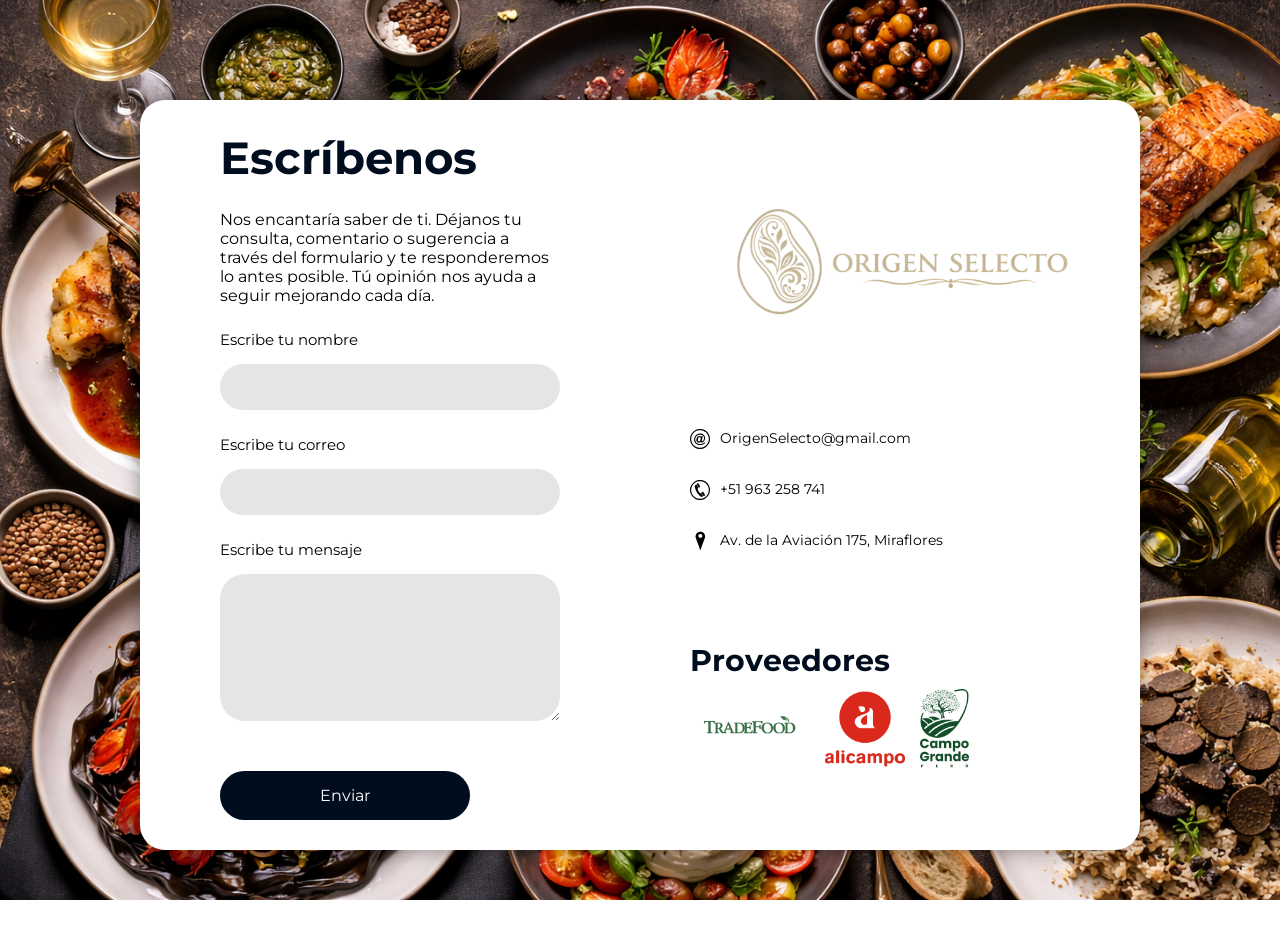
<file: index.html>
<!DOCTYPE html>
<html lang="en">

<head>
    <meta charset="UTF-8">
    <meta name="viewport" content="width=device-width, initial-scale=1.0">
    <meta name="X-UA-Compatible" content="IE=edge">
    <title>Formulario</title>
    <link rel="stylesheet" href="style.css">
</head>

<body>
    <div class="slider">
        <div class="slides">
            <img src="slider/imagen1web.png">
            <img src="slider/imagen2web.png">
            <img src="slider/imagen3web.png">
            <img src="slider/imagen1web.png">
        </div>
    </div>

    <div class="container">
        <form class="form">
            <h2>Escríbenos</h2>
            <p>
                Nos encantaría saber de ti.
                Déjanos tu consulta, comentario o sugerencia a través del formulario y te responderemos lo antes posible. Tú opinión nos ayuda a seguir mejorando cada día.
            </p>

            <label for="nombre">Escribe tu nombre</label>
            <input type="text" id="nombre" class="box">

            <label for="correo">Escribe tu correo</label>
            <input type="email" id="correo" class="box">

            <label for="mensaje">Escribe tu mensaje</label>
            <textarea class="box" id="mensaje" cols="30" rows="10"></textarea>

            <input type="submit" value="Enviar" class="submit">
        </form>

        <div class="info">
            <img src="imagenes/logo.svg" class="img-1" alt="">

            <div class="location">

                <div class="icons">
                    <img src="imagenes/304967.svg" alt="">
                    <p>OrigenSelecto@gmail.com</p>
                </div>

                <div class="icons">
                    <img src="imagenes/304080.svg" alt="">
                    <p>+51 963 258 741</p>
                </div>

                <div class="icons">
                    <img src="imagenes/1864379.svg" alt="">
                    <p>Av. de la Aviación 175, Miraflores</p>
                </div>
                
            </div>
            <div class="proveedores">
                <h2>Proveedores</h2>
                <div class="logoprov">
                    <img src="logosreferenciales/logosreferenciales1.png">
                    <img src="logosreferenciales/logosreferenciales2.png">
                    <img src="logosreferenciales/logosreferenciales3.png">

                </div>

            </div>

        </div>

    </div>

</body>

</html>
</file>
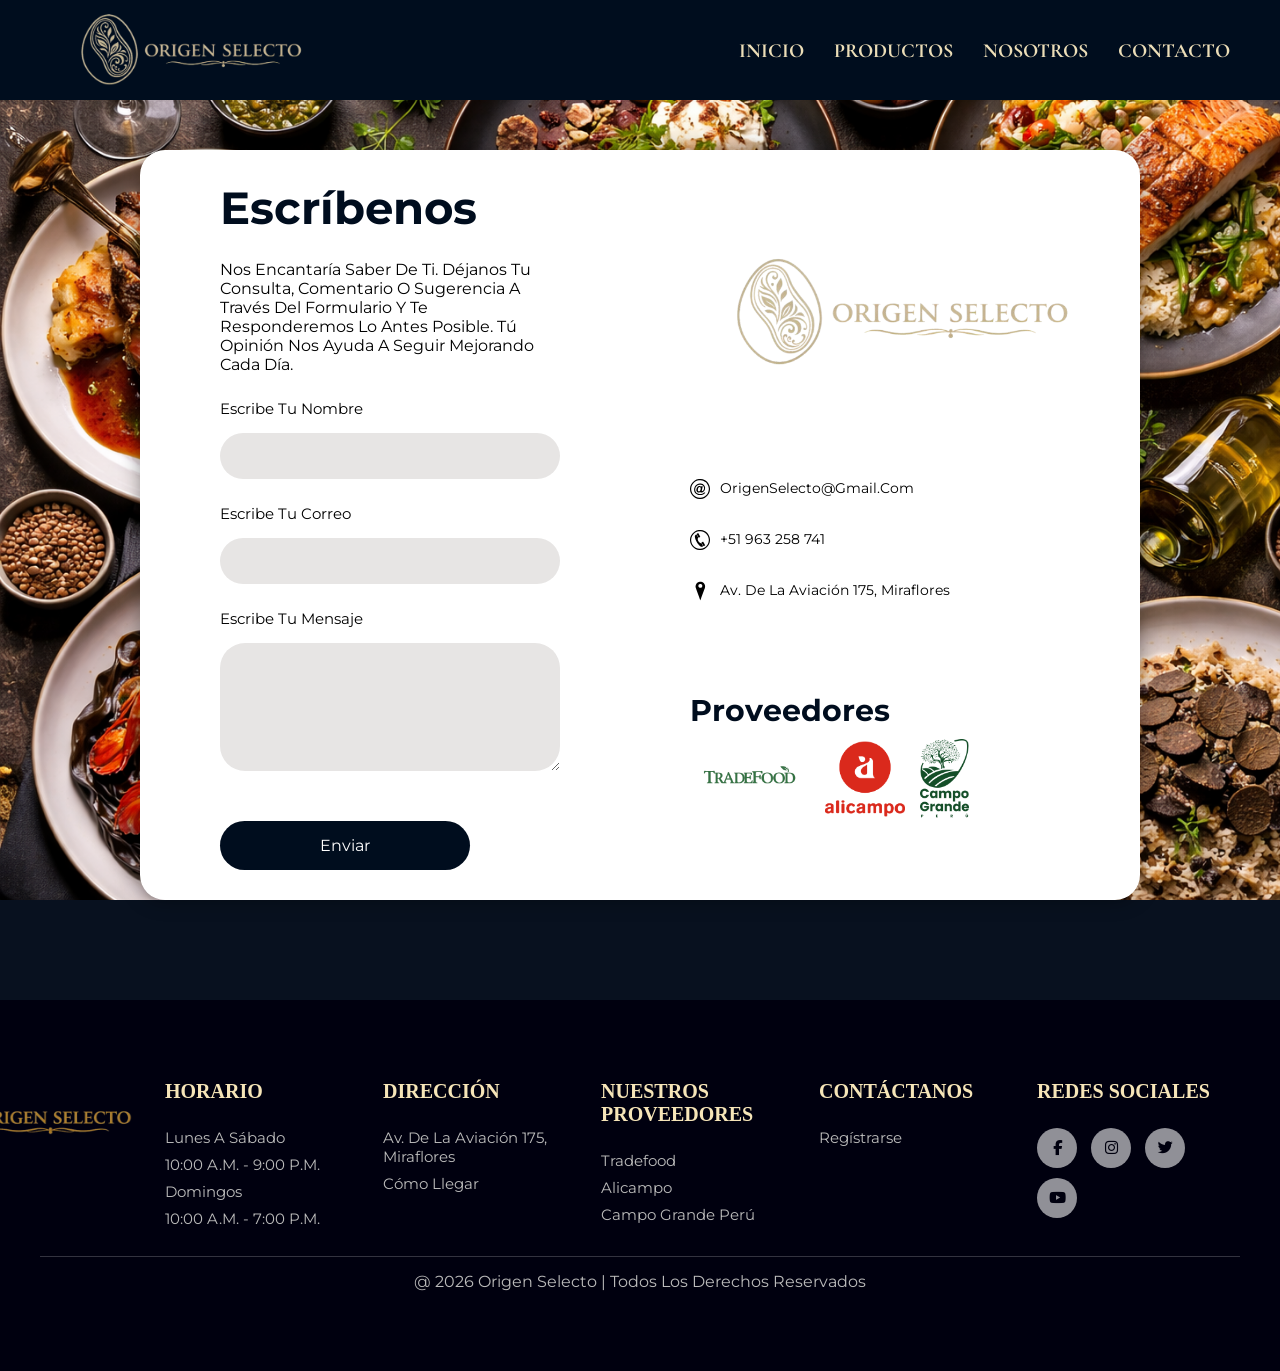
<file: CONTACTO.html>
<!DOCTYPE html>
<html lang="en">

<head>
    <meta charset="UTF-8">
    <meta name="viewport" content="width=device-width, initial-scale=1.0">
    <title>Origen Selecto | Alta Gastronomía</title>
    <link rel="stylesheet" href="estilos.css">
    <link rel="stylesheet" href="CONTACTOCSS.css">
    <link href="https://fonts.googleapis.com/css2?family=Cormorant+Garamond:ital,wght@0,400;0,600;1,400&family=Montserrat:wght@300;400;600&display=swap" rel="stylesheet">
    <link rel="stylesheet" href="https://cdnjs.cloudflare.com/ajax/libs/font-awesome/6.5.0/css/all.min.css">
    <link rel="stylesheet" href="INICIOCSS.css">
    <link rel="stylesheet" href="FOOTERRCSS.css">
    <link rel="icon" type="image/webp" href="https://image.cdn2.seaart.me/upload/static/20260419/27e3b4da06c3fec8e47ceff00b2bf3bd_high.webp">
    <link rel="stylesheet" href="FOOTERRCSS.css">
</head>

<body>

    <header class="MENÚ">
        <nav>
            <div class="menu">
            <img class="LOGO" src="LOGOFINAL.png" alt="Logo Origen Selecto">
            <nav class="Links">
                <li><a href="INICIO.html">INICIO</a></li>
                <li><a href="PRODUCTO.html">PRODUCTOS</a></li>
                <li><a href="NOSOTROS.html">NOSOTROS</a></li>
                <li><a href="CONTACTO.html">CONTACTO</a></li>
            </nav>
        </div>
        </nav>
    </header>
    
<div class="slider">
        <div class="slides">
            <img src="imagen1web.png">
            <img src="imagen2web.png">
            <img src="imagen3web.png">
            <img src="imagen1web.png">
        </div>
    </div>

    <div class="container1">
        <form class="form">
            <h2>Escríbenos</h2>
            <p>
                Nos encantaría saber de ti.
                Déjanos tu consulta, comentario o sugerencia a través del formulario y te responderemos lo antes posible. Tú opinión nos ayuda a seguir mejorando cada día.
            </p>

            <label for="nombre">Escribe tu nombre</label>
            <input type="text" id="nombre" class="box">

            <label for="correo">Escribe tu correo</label>
            <input type="email" id="correo" class="box">

            <label for="mensaje">Escribe tu mensaje</label>
            <textarea class="box" id="mensaje" cols="30" rows="10"></textarea>

            <input type="submit" value="Enviar" class="submit">
        </form>

        <div class="info">
            <img src="logo.svg" class="img-1" alt="">

            <div class="location">

                <div class="icons">
                    <img src="304967.svg" alt="">
                    <p>OrigenSelecto@gmail.com</p>
                </div>

                <div class="icons">
                    <img src="304080.svg" alt="">
                    <p>+51 963 258 741</p>
                </div>

                <div class="icons">
                    <img src="1864379.svg" alt="">
                    <p>Av. de la Aviación 175, Miraflores</p>
                </div>
                
            </div>
            <div class="proveedores">
                <h2>Proveedores</h2>
                <div class="logoprov">
                    <img src="logosreferenciales1.png">
                    <img src="logosreferenciales2.png">
                    <img src="logosreferenciales3.png">

                </div>

            </div>

        </div>

    </div>


     <footer class="footer">
        <div class="container">
            <div class="footer-row">

                <div class="footer-logo">
                    <img src="LOGO OPC2.png">
                </div>
                
                <div class="footer-links">

                    <h4>HORARIO</h4>
                    <ul>

                        <li>Lunes a Sábado</li>
                        <li>10:00 a.m. - 9:00 p.m.</li>
                        <li>Domingos</li>
                        <li>10:00 a.m. - 7:00 p.m.</li>

                    </ul>
                </div>
                <div class="footer-links">

                    <h4>DIRECCIÓN</h4>
                    <ul>

                        <li>Av. de la Aviación 175, Miraflores</li>
                        <li><a href="https://www.google.com/maps/place/Av.+de+la+Aviaci%C3%B3n+175,+Miraflores+15074/@-12.1196289,-77.044566,17z/data=!3m1!4b1!4m6!3m5!1s0x9105c824d54c6943:0x4c247a11d84acf1c!8m2!3d-12.1196342!4d-77.0419911!16s%2Fg%2F11rg67ryn3?entry=ttu&g_ep=EgoyMDI2MDQwNS4wIKXMDSoASAFQAw%3D%3D" target="_blank">
                            Cómo llegar
                        </a>

                    </ul>
                </div>
                <div class="footer-links">

                    <h4>NUESTROS PROVEEDORES</h4>
                    <ul>

                        <li><a href="https://www.tradefood.com.pe/" target="_blank">Tradefood</a></li>
                        <li><a href="https://alicampo.com/" target="_blank">Alicampo</a></li>
                        <li><a href="http://campograndeperu.com/" target="_blank">Campo Grande Perú</a></li>
                    </ul>
                </div>

                <div class="footer-links">

                    <h4>CONTÁCTANOS</h4>
                    <ul>
                        
                        <li><a href="file:///C:/Users/ALYSSON/Documents/Formulario/index.html" target="_blank">Regístrarse</a></li>
                    </ul>
                </div>

                <div class="footer-links">

                    <h4>REDES SOCIALES</h4>
                    <div class="social-link">

                        <a href="#"><i class="fab fa-facebook-f"></i></a>
                        <a href="#"><i class="fab fa-instagram"></i></a>
                        <a href="#"><i class="fab fa-twitter"></i></a>
                        <a href="#"><i class="fab fa-youtube"></i></a>
                            
                    </div>
                           
                </div>

            </div>

            <div class="footer-año">
                <p> @ 2026 Origen Selecto | Todos los derechos reservados</p>
            </div>

        </div>

    </footer>
</body>
</html>
</file>
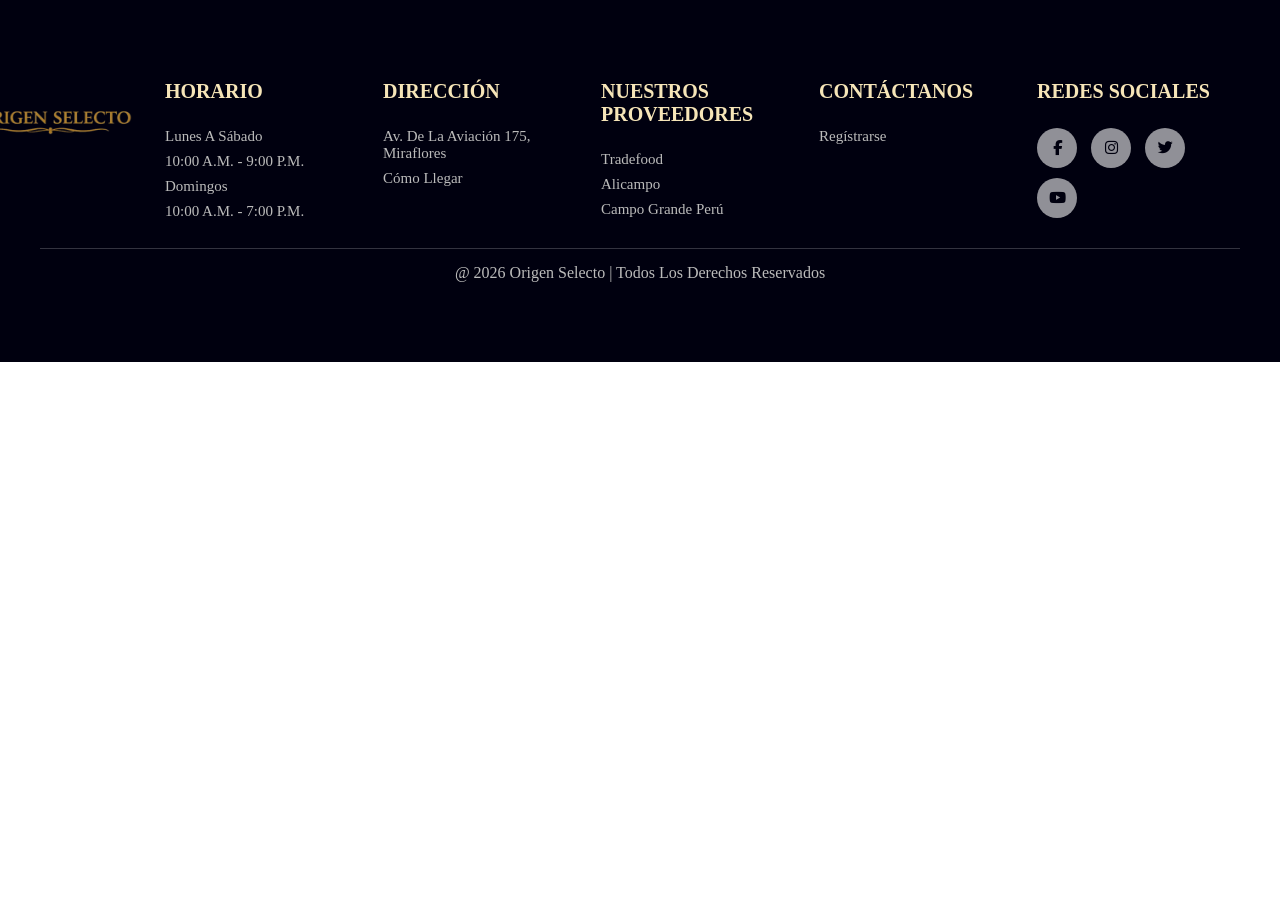
<file: FOTEER.html>
<!DOCTYPE html>
<html lang="es">
<head>
    <meta charset="UTF-8">
    <meta name="viewport" content="width=device-width, initial-scale=1.0">
    <title>Document</title>
    <link rel="stylesheet" href="styles.css">
    <link rel="stylesheet" href="https://cdnjs.cloudflare.com/ajax/libs/font-awesome/6.2.1/css/all.min.css">
</head>
<body>

    <footer class="footer">
        <div class="container">
            <div class="footer-row">

                <div class="footer-logo">
                    <img src="footerlogo/LOGO OPC2.png">
                </div>
                
                <div class="footer-links">

                    <h4>HORARIO</h4>
                    <ul>

                        <li>Lunes a Sábado</li>
                        <li>10:00 a.m. - 9:00 p.m.</li>
                        <li>Domingos</li>
                        <li>10:00 a.m. - 7:00 p.m.</li>

                    </ul>
                </div>
                <div class="footer-links">

                    <h4>DIRECCIÓN</h4>
                    <ul>

                        <li>Av. de la Aviación 175, Miraflores</li>
                        <li><a href="https://www.google.com/maps/place/Av.+de+la+Aviaci%C3%B3n+175,+Miraflores+15074/@-12.1196289,-77.044566,17z/data=!3m1!4b1!4m6!3m5!1s0x9105c824d54c6943:0x4c247a11d84acf1c!8m2!3d-12.1196342!4d-77.0419911!16s%2Fg%2F11rg67ryn3?entry=ttu&g_ep=EgoyMDI2MDQwNS4wIKXMDSoASAFQAw%3D%3D" target="_blank">
                            Cómo llegar
                        </a>

                    </ul>
                </div>
                <div class="footer-links">

                    <h4>NUESTROS PROVEEDORES</h4>
                    <ul>

                        <li><a href="https://www.tradefood.com.pe/" target="_blank">Tradefood</a></li>
                        <li><a href="https://alicampo.com/" target="_blank">Alicampo</a></li>
                        <li><a href="http://campograndeperu.com/" target="_blank">Campo Grande Perú</a></li>
                    </ul>
                </div>

                <div class="footer-links">

                    <h4>CONTÁCTANOS</h4>
                    <ul>
                        
                        <li><a href="file:///C:/Users/ALYSSON/Documents/Formulario/index.html" target="_blank">Regístrarse</a></li>
                    </ul>
                </div>

                <div class="footer-links">

                    <h4>REDES SOCIALES</h4>
                    <div class="social-link">

                        <a href="#"><i class="fab fa-facebook-f"></i></a>
                        <a href="#"><i class="fab fa-instagram"></i></a>
                        <a href="#"><i class="fab fa-twitter"></i></a>
                        <a href="#"><i class="fab fa-youtube"></i></a>
                            
                    </div>
                           
                </div>

            </div>

            <div class="footer-año">
                <p> @ 2026 Origen Selecto | Todos los derechos reservados</p>
            </div>

        </div>

    </footer>
    
</body>
</html>
</file>
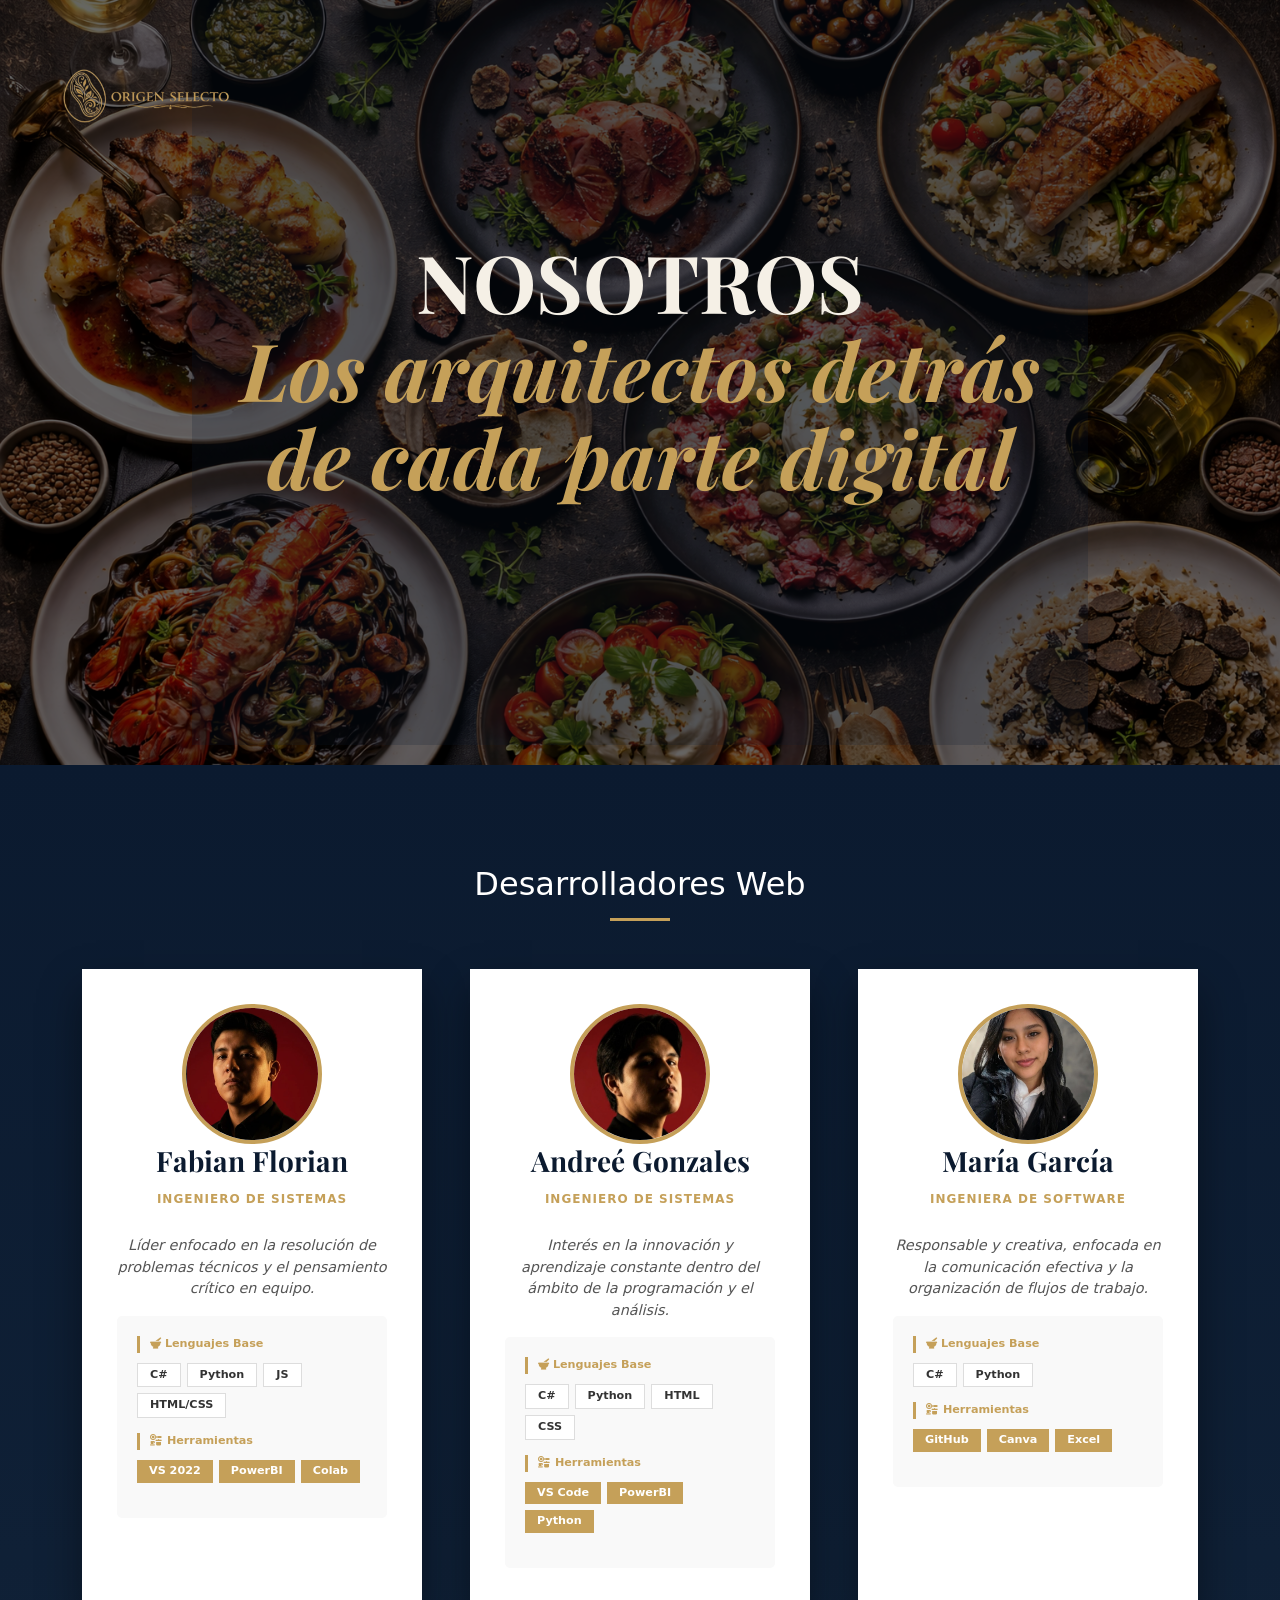
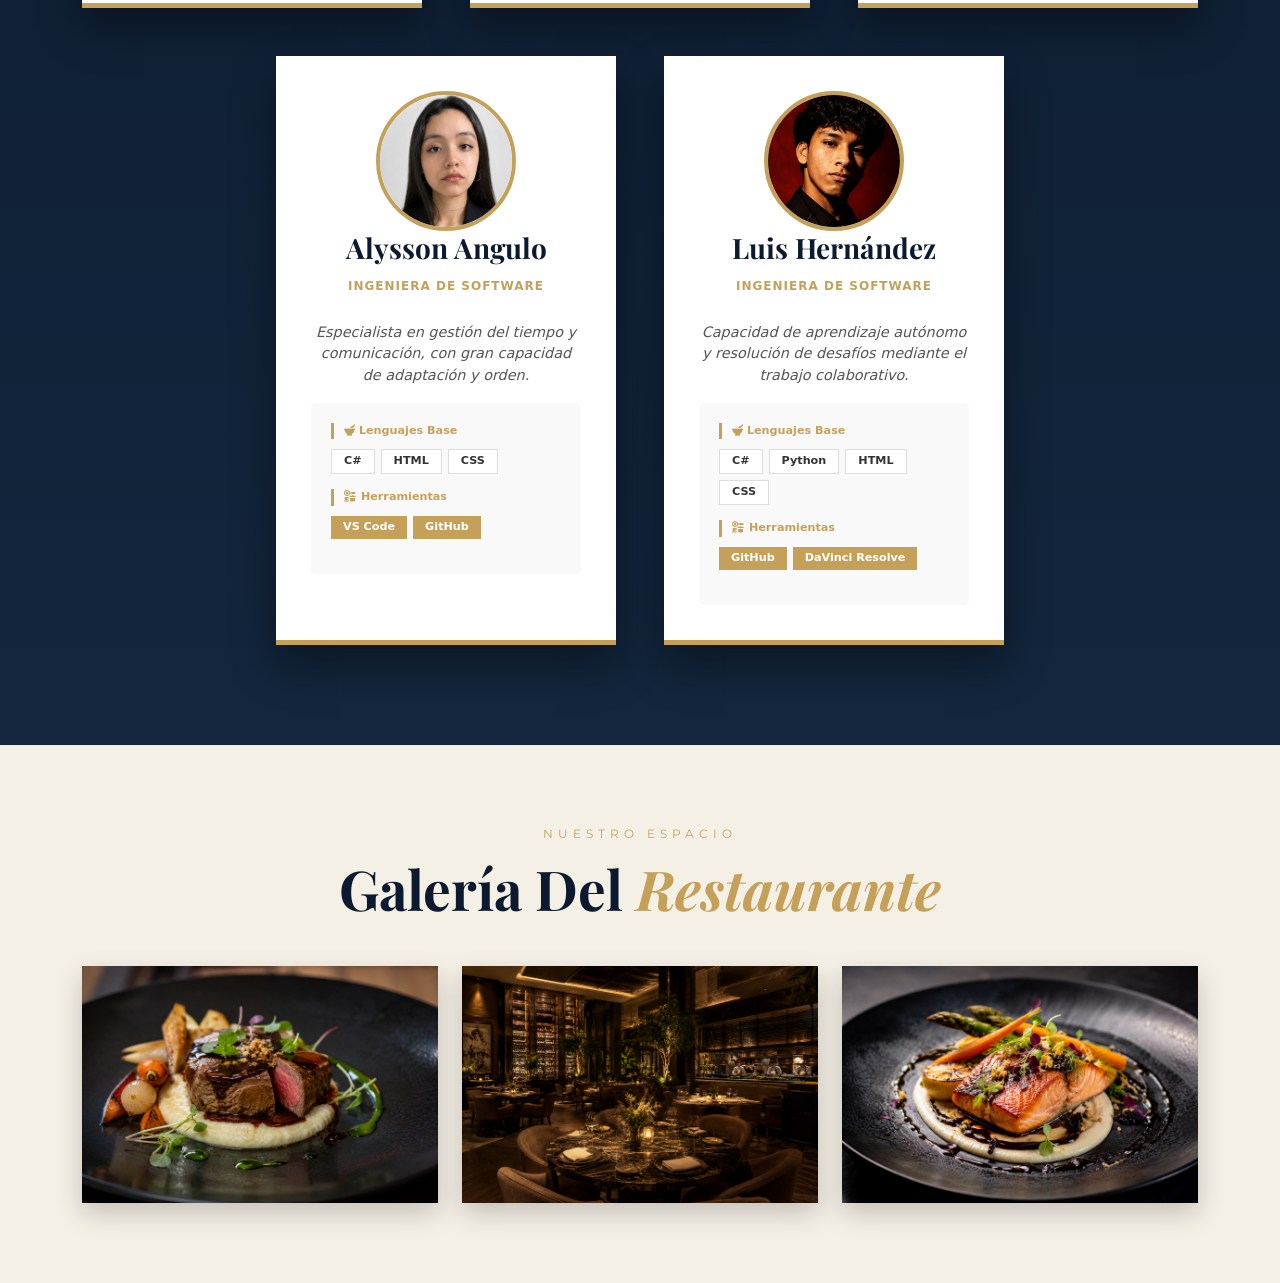
<file: inicio.html>
<!DOCTYPE html>
<html lang="es">

<head>
    <meta charset="UTF-8">
    <meta name="viewport" content="width=device-width, initial-scale=1.0">
    <title>Nosotros | El Equipo Desarrollador</title>

    <link rel="stylesheet" href="estilo2.css">
    <link rel="shortcut icon" href="icono.jpeg" type="image/x-icon">

    <link href="https://cdn.jsdelivr.net/npm/bootstrap@5.3.3/dist/css/bootstrap.min.css" rel="stylesheet">
    <link rel="stylesheet" href="https://cdnjs.cloudflare.com/ajax/libs/font-awesome/6.5.1/css/all.min.css">
    <link href="https://fonts.googleapis.com/css2?family=Montserrat:wght@300;600&family=Playfair+Display:ital,wght@0,700;1,700&display=swap" rel="stylesheet">
</head>

<body>

    <header class="gourmet-header p-0">
        <img src="NOMBRE MINIMALISTA.png" class="logo-esquina" alt="Logo Gourmet" style="z-index: 100;">
        
        <div id="heroCarousel" class="carousel slide shadow-lg" data-bs-ride="carousel" data-bs-interval="5000" data-bs-pause="false">
            <div class="carousel-inner">
                

                <div class="carousel-item active">
                    <img src="banner.png" class="d-block w-100" alt="Banner 1">
                    <div class="carousel-caption">
                        <div class="hero-text-container">
                            <h1 class="titulo-principal">
                                NOSOTROS <br>
                                <span class="resaltado-oro">Los arquitectos detrás de cada parte digital</span>
                            </h1>
                        </div>
                    </div>
                </div>


                <div class="carousel-item">
                    <img src="imagenslider2.png" class="d-block w-100" alt="Banner 2">
                    <div class="carousel-caption">
                        <div class="hero-text-container">
                            <span class="sub-slogan">EXPERIENCIA DIGITAL</span>
                            <h1 class="titulo-principal">Innovación En Cada <br><span class="resaltado-oro">Sabor</span></h1>
                            <p class="slogan-hero">Diseñamos soluciones con la misma pasión que un chef crea su mejor platillo.</p>
                        </div>
                    </div>
                </div>

                <div class="carousel-item">
                    <img src="imagenslider3.png" class="d-block w-100" alt="Banner 3">
                    <div class="carousel-caption">
                        <div class="hero-text-container">
                            <span class="sub-slogan">ALTA GAMA</span>
                            <h1 class="titulo-principal">Los Arquitectos De <br><span class="resaltado-oro">Cada Detalle</span></h1>
                            <p class="slogan-hero">Cada detalle cuenta para ofrecer un servicio impecable y memorable.</p>
                        </div>
                    </div>
                </div>

            </div>
        </div>
    </header>

    <section class="team-section">
        <div class="container">
            <h2 class="text-center text-white mb-5 title-decorative">Desarrolladores Web</h2>

            <div class="row justify-content-center g-5 mb-5">
                <div class="col-md-6 col-lg-4">
                    <div class="chef-card">
                        <div class="card-border-top"></div>
                        <div class="chef-info-header">
                            <div class="chef-img-wrapper"><img src="moises.jpeg" alt="Fabian Florian"></div>
                            <div class="chef-title">
                                <h3>Fabian Florian</h3>
                                <span class="badge-specialty">Ingeniero de Sistemas</span>
                            </div>
                        </div>
                        <p class="chef-bio">Líder enfocado en la resolución de problemas técnicos y el pensamiento crítico en equipo.</p>
                        <div class="chef-ingredients">
                            <div class="ingredient-group">
                                <label><i class="fa-solid fa-mortar-pestle"></i> Lenguajes Base</label>
                                <div class="pill-container">
                                    <span class="pill">C#</span><span class="pill">Python</span><span class="pill">JS</span><span class="pill">HTML/CSS</span>
                                </div>
                            </div>
                            <div class="ingredient-group">
                                <label><i class="fa-solid fa-kitchen-set"></i> Herramientas</label>
                                <div class="pill-container">
                                    <span class="pill gold">VS 2022</span><span class="pill gold">PowerBI</span><span class="pill gold">Colab</span>
                                </div>
                            </div>
                        </div>
                    </div>
                </div>

                <div class="col-md-6 col-lg-4">
                    <div class="chef-card">
                        <div class="card-border-top"></div>
                        <div class="chef-info-header">
                            <div class="chef-img-wrapper"><img src="andree.jpeg" alt="Andreé Gonzales"></div>
                            <div class="chef-title">
                                <h3>Andreé Gonzales</h3>
                                <span class="badge-specialty">Ingeniero de Sistemas</span>
                            </div>
                        </div>
                        <p class="chef-bio">Interés en la innovación y aprendizaje constante dentro del ámbito de la programación y el análisis.</p>
                        <div class="chef-ingredients">
                            <div class="ingredient-group">
                                <label><i class="fa-solid fa-mortar-pestle"></i> Lenguajes Base</label>
                                <div class="pill-container">
                                    <span class="pill">C#</span><span class="pill">Python</span><span class="pill">HTML</span><span class="pill">CSS</span>
                                </div>
                            </div>
                            <div class="ingredient-group">
                                <label><i class="fa-solid fa-kitchen-set"></i> Herramientas</label>
                                <div class="pill-container">
                                    <span class="pill gold">VS Code</span><span class="pill gold">PowerBI</span><span class="pill gold">Python</span>
                                </div>
                            </div>
                        </div>
                    </div>
                </div>

                <div class="col-md-6 col-lg-4">
                    <div class="chef-card">
                        <div class="card-border-top"></div>
                        <div class="chef-info-header">
                            <div class="chef-img-wrapper"><img src="maria.jpeg" alt="María García"></div>
                            <div class="chef-title">
                                <h3>María García</h3>
                                <span class="badge-specialty">Ingeniera de Software</span>
                            </div>
                        </div>
                        <p class="chef-bio">Responsable y creativa, enfocada en la comunicación efectiva y la organización de flujos de trabajo.</p>
                        <div class="chef-ingredients">
                            <div class="ingredient-group">
                                <label><i class="fa-solid fa-mortar-pestle"></i> Lenguajes Base</label>
                                <div class="pill-container">
                                    <span class="pill">C#</span><span class="pill">Python</span>
                                </div>
                            </div>
                            <div class="ingredient-group">
                                <label><i class="fa-solid fa-kitchen-set"></i> Herramientas</label>
                                <div class="pill-container">
                                    <span class="pill gold">GitHub</span><span class="pill gold">Canva</span><span class="pill gold">Excel</span>
                                </div>
                            </div>
                        </div>
                    </div>
                </div>
            </div>

            <div class="row justify-content-center g-5">
                <div class="col-md-6 col-lg-4">
                    <div class="chef-card">
                        <div class="card-border-top"></div>
                        <div class="chef-info-header">
                            <div class="chef-img-wrapper"><img src="alysson.jpeg" alt="Alysson Angulo"></div>
                            <div class="chef-title">
                                <h3>Alysson Angulo</h3>
                                <span class="badge-specialty">Ingeniera de Software</span>
                            </div>
                        </div>
                        <p class="chef-bio">Especialista en gestión del tiempo y comunicación, con gran capacidad de adaptación y orden.</p>
                        <div class="chef-ingredients">
                            <div class="ingredient-group">
                                <label><i class="fa-solid fa-mortar-pestle"></i> Lenguajes Base</label>
                                <div class="pill-container">
                                    <span class="pill">C#</span><span class="pill">HTML</span><span class="pill">CSS</span>
                                </div>
                            </div>
                            <div class="ingredient-group">
                                <label><i class="fa-solid fa-kitchen-set"></i> Herramientas</label>
                                <div class="pill-container">
                                    <span class="pill gold">VS Code</span><span class="pill gold">GitHub</span>
                                </div>
                            </div>
                        </div>
                    </div>
                </div>

                <div class="col-md-6 col-lg-4">
                    <div class="chef-card">
                        <div class="card-border-top"></div>
                        <div class="chef-info-header">
                            <div class="chef-img-wrapper"><img src="fernando.jpeg" alt="Luis Hernández"></div>
                            <div class="chef-title">
                                <h3>Luis Hernández</h3>
                                <span class="badge-specialty">Ingeniera de Software</span>
                            </div>
                        </div>
                        <p class="chef-bio">Capacidad de aprendizaje autónomo y resolución de desafíos mediante el trabajo colaborativo.</p>
                        <div class="chef-ingredients">
                            <div class="ingredient-group">
                                <label><i class="fa-solid fa-mortar-pestle"></i> Lenguajes Base</label>
                                <div class="pill-container">
                                    <span class="pill">C#</span><span class="pill">Python</span><span class="pill">HTML</span><span class="pill">CSS</span>
                                </div>
                            </div>
                            <div class="ingredient-group">
                                <label><i class="fa-solid fa-kitchen-set"></i> Herramientas</label>
                                <div class="pill-container">
                                    <span class="pill gold">GitHub</span><span class="pill gold">DaVinci Resolve</span>
                                </div>
                            </div>
                        </div>
                    </div>
                </div>
            </div>
        </div>
    </section>

    <section class="gallery-section">
    <div class="container">
        <div class="hero-text-container mb-5">
            <span class="sub-slogan" style="color: var(--oro);">NUESTRO ESPACIO</span>
            <h2 class="titulo-principal" style="color: var(--oscuro); font-size: 55px;">
                Galería Del <span class="resaltado-oro">Restaurante</span>
            </h2>
        </div>

        <div class="row g-4">
            <div class="col-md-4"><img src="gale1.png" class="img-fluid img-gourmet"></div>
            <div class="col-md-4"><img src="gale3.png" class="img-fluid img-gourmet"></div>
            <div class="col-md-4"><img src="gale2.png" class="img-fluid img-gourmet"></div>
        </div>
    </div>
</section>

    <script src="https://cdn.jsdelivr.net/npm/bootstrap@5.3.3/dist/js/bootstrap.bundle.min.js"></script>
</body>
</html>
</file>
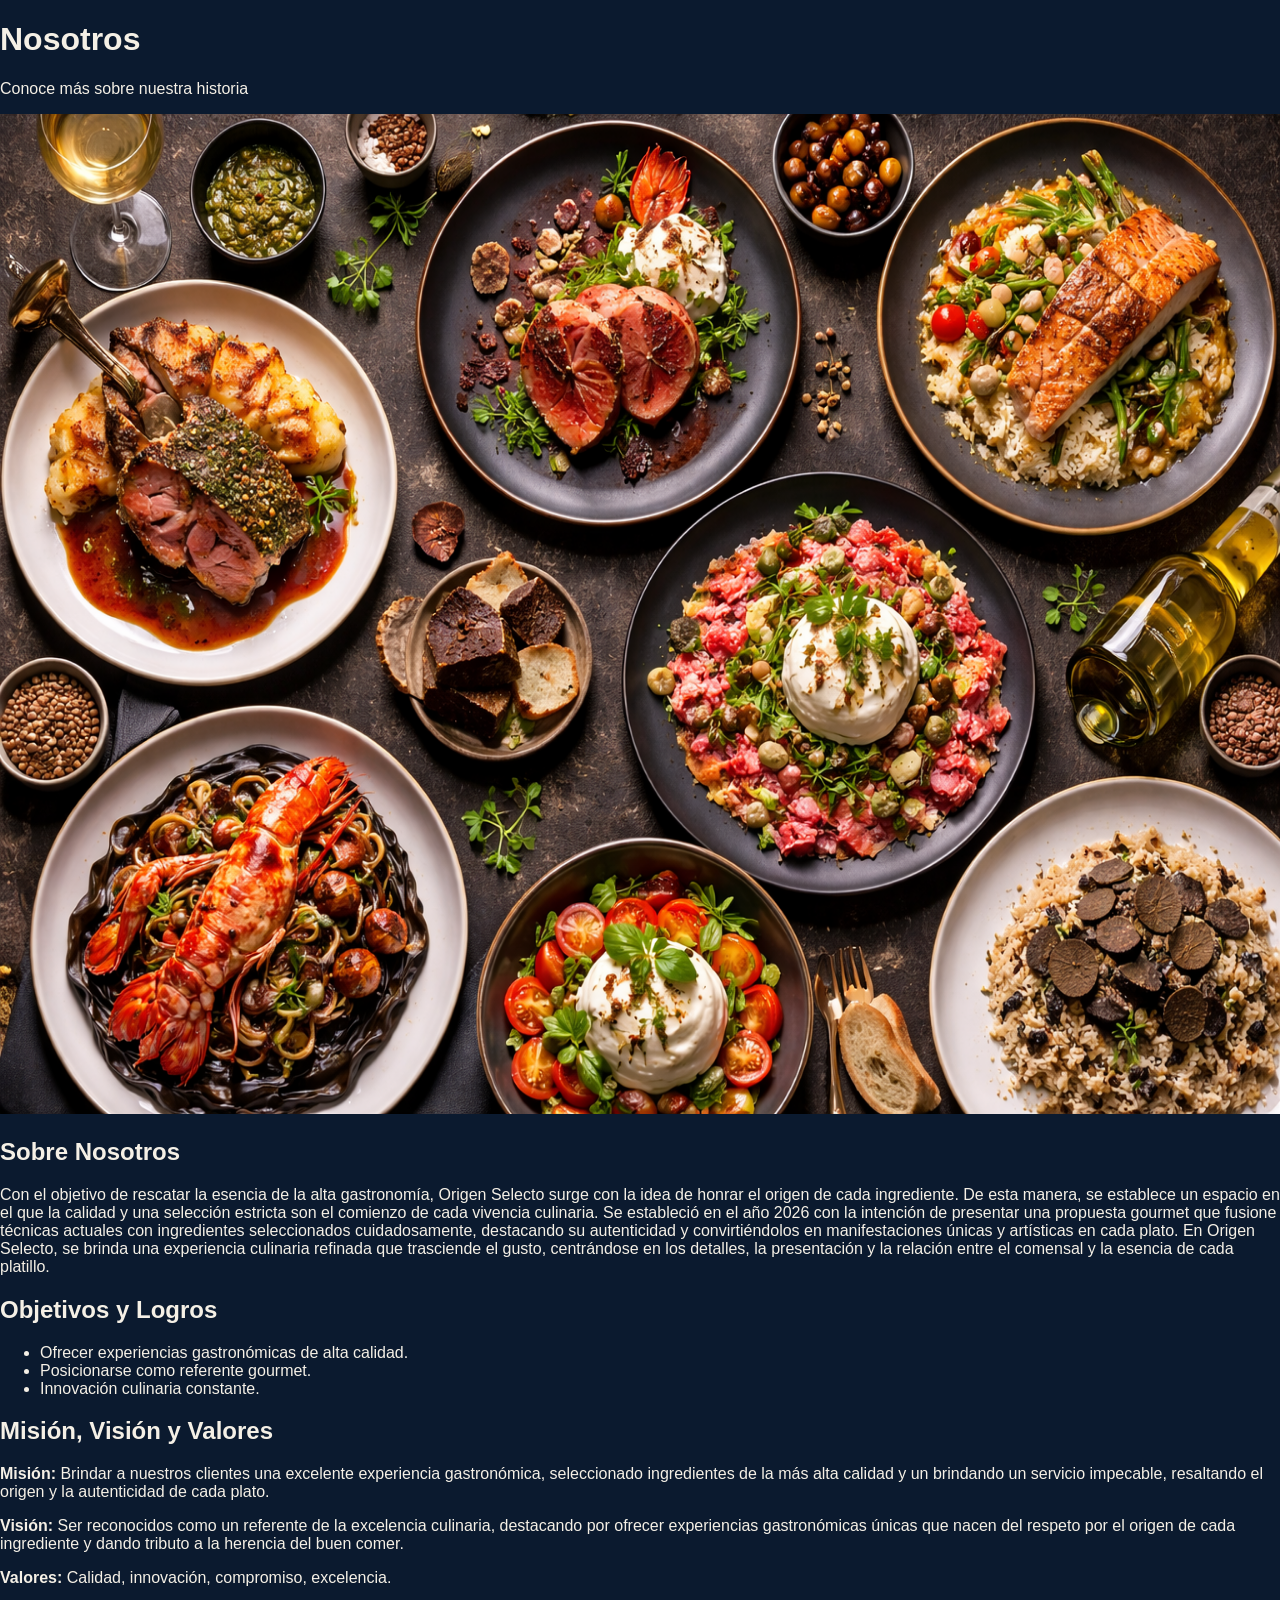
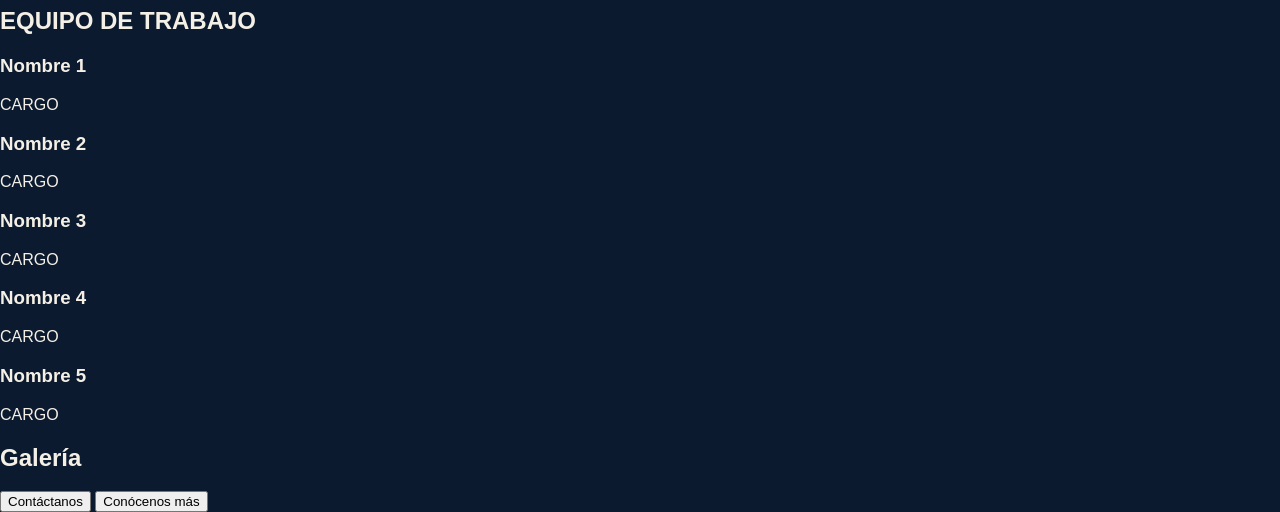
<file: inicionosotros.html>
<!DOCTYPE html>
<html lang="es">
<head class="azul">
    <center>
        <meta charset="UTF-8">
        <title>Nosotros</title>

        <link rel="stylesheet" href="estilo2.css">

        <link href="" rel="stylesheet">
    </center>
</head>

<body>

    <header>
        <h1>Nosotros</h1>
        <p class="slogan">Conoce más sobre nuestra historia</p>
        <img src="banner.png" alt="" srcset="" width="100%" height="1000px">
    </header>

    <section class="blanco">
        <h2>Sobre Nosotros</h2>
        <div class="card texto-blanco">
            <p>
                Con el objetivo de rescatar la esencia de la alta gastronomía, Origen Selecto surge con la idea de honrar el origen de cada ingrediente. De esta manera, se establece un espacio en el que la calidad y una selección estricta son el comienzo de cada vivencia culinaria. Se estableció en el año 2026 con la intención de presentar una propuesta gourmet que fusione técnicas actuales con ingredientes seleccionados cuidadosamente, destacando su autenticidad y convirtiéndolos en manifestaciones únicas y artísticas en cada plato. En Origen Selecto, se brinda una experiencia culinaria refinada que trasciende el gusto, centrándose en los detalles, la presentación y la relación entre el comensal y la esencia de cada platillo.
            </p>
        </div>
    </section>

    <section class="blanco">
        <h2>Objetivos y Logros</h2>
        <div class="card texto-blanco">
        <ul>
                <li>Ofrecer experiencias gastronómicas de alta calidad.</li>
                <li>Posicionarse como referente gourmet.</li>
                <li>Innovación culinaria constante.</li>
            </ul>
        </div>
    </section>

    <section class="azul">
        <h2>Misión, Visión y Valores</h2>
        <div class="card">
            <p><b>Misión:</b> Brindar a nuestros clientes una excelente experiencia gastronómica, seleccionado ingredientes de la más alta calidad y un brindando un servicio impecable, resaltando el origen y la autenticidad de cada plato.</p>
            <p><b>Visión:</b> Ser reconocidos como un referente de  la excelencia culinaria, destacando por ofrecer experiencias gastronómicas únicas que nacen del respeto por el origen de cada ingrediente y dando tributo a la herencia del buen comer.</p>
            <p><b>Valores:</b> Calidad, innovación, compromiso, excelencia.</p>
        </div>
    </section>

    <section class="azul banner">
        <h2>EQUIPO DE TRABAJO</h2>
        <div class="equipo">

            <div class="miembro">
                <div class="placeholder"></div>
                <h3>Nombre 1</h3>
                <p>CARGO</p>
            </div>

            <div class="miembro">
                <div class="placeholder"></div>
                <h3>Nombre 2</h3>
                <p>CARGO</p>
            </div>

            <div class="miembro">
                <div class="placeholder"></div>
                <h3>Nombre 3</h3>
                <p>CARGO</p>
            </div>

            <div class="miembro">
                <div class="placeholder"></div>
                <h3>Nombre 4</h3>
                <p>CARGO</p>
            </div>

            <div class="miembro">
                <div class="placeholder"></div>
                <h3>Nombre 5</h3>
                <p>CARGO</p>
            </div>

        </div>
    </section>

    <section class="azul">
        <h2>Galería</h2>
        <div class="card">
            <div class="placeholder grande"></div>
        </div>
    </section>

    <div class="botones">
        <button>Contáctanos</button>
        <button>Conócenos más</button>
    </div>

</body>
</html>
</file>
<file: style.css>
@import url('https://fonts.googleapis.com/css2?family=Montserrat:ital,wght@0,100..900;1,100..900&display=swap');

*{
    margin: 0;
    padding: 0;
    box-sizing: border-box;
    font-family: "Montserrat", sans-serif;
}

.slider{
    position: fixed;
    top: 0;
    left: 0;
    width: 100%;
    height: 100vh;
    overflow: hidden;
    z-index: -1;
}

.slides{
    display: flex;
    width: 400%;
    height: 100%;
    animation: slide 18s infinite ease-in-out;
}

.slides img{
    width: 100%;
    height: 100vh;
    object-fit: cover;
}

@keyframes slide {
    0%   { margin-left: 0; }
    20%  { margin-left: 0; }

    25%  { margin-left: -100%; }
    45%  { margin-left: -100%; }

    50%  { margin-left: -200%; }
    70%  { margin-left: -200%; }

    75%  { margin-left: -300%; }
    95%  { margin-left: -300%; }

    100% { margin-left: -300%; }
}

.container{
    display: flex;
    background-color: white;
    height: 750px;
    width: 1000px;
    box-shadow: 0 0 20px rgba(0, 0, 0, 0.4);
    margin: auto;
    margin-top: 100px;
    border-radius: 25px;
    margin-bottom: 100px;
}

.form{

    padding: 30px 80px;
    width: 50%;
    display: flex;
    flex-direction: column;
}

.form h2{
    font-size: 45px;
    color: #000d1e;
    margin-bottom: 25px;
}

.form p{
    font-size: 16px;
    color: black;
    margin-bottom: 25px;
}

label{
    font-size: 15px;
    color: black;
    margin-bottom: 15px;
}

.box{
    border: 0;
    background-color: #E7E5E4;
    padding: 15px;
    border-radius: 25px;
    margin-bottom: 25px;
    outline: none;
}

.submit{
    background-color: #000d1e;
    border: 0;
    padding: 15px;
    color: #FFFF;
    font-size: 16px;
    border-radius: 25px;
    width: 250px;
    margin-top: 25px;
    box-shadow: #656060;
}

.info{
    padding: 50px;
}

.img-1{
    width: 400px;
    margin-bottom: 50px;
}

.location{
    display: flex;
    flex-direction: column;
    margin-bottom: 60px;
}

.icons{
    display: flex;
    margin-bottom: 31px;
}

.icons img{
    width: 20px;
    margin-right: 10px;
}

.icons p{
    font-size: 14px;
    color: black;
    font-family: "Montserrat", sans-serif;
}

.proveedores{
    margin-top: 20px;
}

.proveedores h2{
    font-size: 30px;
    margin-bottom: 10px;
    color: #000d1e;
}

.logoprov{
    display: flex;
    gap: 15px;
    align-items: center;
}

.logoprov img{
    height: 80px;
    width: auto;
}
</file>
<file: estilos.css>
html {
    overflow-y: scroll;
}
.menu{
    display: flex;
    background-color:#000d1e; 
    padding: 15px 50px;
    align-items:center;
    justify-content: space-between;
    position: fixed;
    width:100%;
    height: 100px; 
    top: 0px;
    z-index: 999;
} 


body{
    margin: 0%;
    text-rendering: optimizeLegibility;
}
.LOGO{
    width: auto;
    height: 150px;
    vertical-align: middle;
}
.menu a{
    color:#ecdeb8;
    text-decoration:none;
   font-family: 'Cormorant Garamond', serif;
    font-weight: 700 ;
}
.menu a:hover{
    color: white;
}
.Links{
    display:flex;
    gap:30px;
    font-size: 20px;
     font-family: 'Cormorant Garamond', serif ;
    font-weight: 700 ;
}
</file>
<file: CONTACTOCSS.css>
*{
    margin: 0;
    padding: 0;
    box-sizing: border-box;
    font-family: "Montserrat", sans-serif;
}

.slider{
    position: absolute;
    top: 0;
    left: 0;
    width: 100%;
    height: 100vh;
    overflow: hidden;
    z-index: -1;
}

.slides{
    display: flex;
    width: 400%;
    height: 100%;
    animation: slide 18s infinite ease-in-out;
}

.slides img{
    width: 100%;
    height: 100vh;
    object-fit: cover;
}

@keyframes slide {
    0%   { margin-left: 0; }
    20%  { margin-left: 0; }

    25%  { margin-left: -100%; }
    45%  { margin-left: -100%; }

    50%  { margin-left: -200%; }
    70%  { margin-left: -200%; }

    75%  { margin-left: -300%; }
    95%  { margin-left: -300%; }

    100% { margin-left: -300%; }
}

.container1{
    display: flex;
    background-color: white;
    height: 750px;
    width: 1000px;
    box-shadow: 0 0 20px rgba(0, 0, 0, 0.4);
    margin: auto;
    margin-top: 150px;
    border-radius: 25px;
    margin-bottom: 100px;
}

.form{

    padding: 30px 80px;
    width: 50%;
    display: flex;
    flex-direction: column;
}

.form h2{
    font-size: 45px;
    color: #000d1e;
    margin-bottom: 25px;
}

.form p{
    font-size: 16px;
    color: black;
    margin-bottom: 25px;
}

label{
    font-size: 15px;
    color: black;
    margin-bottom: 15px;
}

.box{
    border: 0;
    background-color: #E7E5E4;
    padding: 15px;
    border-radius: 25px;
    margin-bottom: 25px;
    outline: none;
}

.submit{
    background-color: #000d1e;
    border: 0;
    padding: 15px;
    color: #FFFF;
    font-size: 16px;
    border-radius: 25px;
    width: 250px;
    margin-top: 25px;
    box-shadow: #656060;
}

.info{
    padding: 50px;
}

.img-1{
    width: 400px;
    margin-bottom: 50px;
}

.location{
    display: flex;
    flex-direction: column;
    margin-bottom: 60px;
}

.icons{
    display: flex;
    margin-bottom: 31px;
}

.icons img{
    width: 20px;
    margin-right: 10px;
}

.icons p{
    font-size: 14px;
    color: black;
    font-family: "Montserrat", sans-serif;
}

.proveedores{
    margin-top: 20px;
}

.proveedores h2{
    font-size: 30px;
    margin-bottom: 10px;
    color: #000d1e;
}

.logoprov{
    display: flex;
    gap: 15px;
    align-items: center;
}

.logoprov img{
    height: 80px;
    width: auto;
}
</file>
<file: INICIOCSS.css>
:root {
  --bg:       #08111f;
  --bg2:      #0c1828;
  --bg3:      #0f1e30;
  --gold:     #d6b47c;
  --gold2:    #f0d5a0;
  --golddim:  rgba(214,180,124,0.12);
  --white:    #f5f1e8;
  --white2:   #ece7dc;
  --muted:    #a09a8e;
}

*, *::before, *::after { margin:0; padding:0; box-sizing:border-box; }
html { scroll-behavior:smooth; }

body {
  background: var(--bg);
  color: var(--white);
  font-family: 'Montserrat', sans-serif;
  overflow-x: hidden;
}
body:not(.loaded) { overflow: hidden; }

.mini-title {
  display: block;
  font-size: 10px;
  letter-spacing: 5px;
  color: var(--gold);
  font-weight: 500;
  text-transform: uppercase;
}

.gold-separator {
  width: 48px; height: 1px;
  background: linear-gradient(90deg, transparent, var(--gold), transparent);
  margin: 16px 0;
}
.gold-separator.centered { margin: 16px auto; }

.btn-gold {
  display: inline-block;
  padding: 17px 42px;
  background: var(--gold);
  color: var(--bg);
  text-decoration: none;
  font-size: 11px;
  font-weight: 600;
  letter-spacing: 2px;
  transition: transform 0.35s, box-shadow 0.35s, background 0.35s;
  position: relative; overflow: hidden;
}
.btn-gold::after {
  content:''; position:absolute; inset:0;
  background: linear-gradient(90deg,transparent,rgba(255,255,255,0.2),transparent);
  transform: translateX(-100%);
  transition: transform 0.5s;
}
.btn-gold:hover::after { transform: translateX(100%); }
.btn-gold:hover { transform: translateY(-4px); box-shadow: 0 14px 36px rgba(214,180,124,0.3); }

.btn-outline {
  display: inline-flex; align-items:center; gap:8px;
  padding: 17px 42px;
  border: 1px solid rgba(245,241,232,0.3);
  color: var(--white); text-decoration:none;
  font-size: 11px; letter-spacing: 2px;
  transition: border-color 0.35s, color 0.35s, transform 0.35s;
}
.btn-outline:hover { border-color:var(--gold); color:var(--gold); transform:translateY(-4px); }

.loader {
  position: fixed; inset:0; z-index:9999;
  background: var(--bg);
  display:flex; align-items:center; justify-content:center;
  transition: opacity 0.8s, visibility 0.8s;
}
.loader.hidden { opacity:0; visibility:hidden; }
.loader-inner { text-align:center; }
.loader-inner img 
{ 
  height:300px; 
  animation: loaderPulse 1.4s ease infinite;
 }
.loader-bar {
  width:180px; height:1px;
  background:rgba(214,180,124,0.15);
  margin: 28px auto 0; overflow:hidden;
}
.loader-bar span {
  display:block; height:100%;
  background:var(--gold);
  animation: loaderFill 1.5s ease forwards;
}
@keyframes loaderPulse { 0%,100%{opacity:.5;transform:scale(.97)} 50%{opacity:1;transform:scale(1)} }
@keyframes loaderFill  { from{width:0} to{width:100%} }

.hero {
  position:relative; width:100%; height:100vh; overflow:hidden;
}
.slides { position:absolute; inset:0; }
.slide {
  position:absolute; inset:0;
  width:100%; height:100%; object-fit:cover;
  opacity:0; transform:scale(1.07);
  transition: opacity 2s ease, transform 7s ease;
}
.slide.active { opacity:1; transform:scale(1); }

.hero-overlay {
  position:absolute; inset:0; z-index:1;
  background: linear-gradient(
    110deg,
    rgba(8,17,31,0.96) 0%,
    rgba(8,17,31,0.65) 55%,
    rgba(8,17,31,0.88) 100%
  );
}

.hero-content {
  position:relative; z-index:5;
  height:100%; max-width:1300px;
  width:90%; margin:auto;
  display:flex; flex-direction:column; justify-content:center;
  padding-top:80px; gap:0;
}

.hero-anim { opacity:0; transform:translateY(36px); transition:opacity .9s ease, transform .9s ease; }
.hero-anim.visible { opacity:1; transform:translateY(0); }

.tagline { color:var(--gold); letter-spacing:5px; font-size:10px; font-weight:500; margin-bottom:20px; }

.hero-content h1 {
  font-family:'Cormorant Garamond', serif;
  font-size: clamp(54px, 8vw, 108px);
  line-height:.95; font-weight:600;
  margin-bottom:28px;
}
.hero-content h1 em { color:var(--gold); font-style:italic; }
.hero-content p {
  max-width:520px; line-height:2;
  color:var(--white2); font-size:14px; margin-bottom:42px;
}
.hero-buttons { display:flex; gap:16px; flex-wrap:wrap; }

.slide-dots {
  position:absolute; bottom:38px; left:50%;
  transform:translateX(-50%); z-index:8;
  display:flex; gap:10px;
}
.dot {
  width:6px; height:6px; border-radius:50%;
  background:rgba(245,241,232,0.25); cursor:pointer;
  transition:background .4s, width .4s, border-radius .4s;
}
.dot.active { background:var(--gold); width:26px; border-radius:3px; }

.scroll-indicator {
  position:absolute; bottom:42px; left:72px; z-index:8;
  display:flex; flex-direction:column; align-items:center; gap:10px;
}
.scroll-text { font-size:8px; letter-spacing:4px; color:var(--muted); writing-mode:vertical-rl; }
.scroll-line {
  display:block; width:1px; height:55px;
  background:linear-gradient(to bottom, var(--gold), transparent);
  animation: scrollAnim 2.2s ease-in-out infinite;
}
@keyframes scrollAnim {
  0%   { transform:scaleY(0); transform-origin:top; }
  49%  { transform:scaleY(1); transform-origin:top; }
  50%  { transform:scaleY(1); transform-origin:bottom; }
  100% { transform:scaleY(0); transform-origin:bottom; }
}

.nosotros { padding-bottom:130px; overflow:hidden; }

.ticker-wrap {
  width:100%; overflow:hidden;
  background: var(--golddim);
  border-top:1px solid rgba(214,180,124,0.15);
  border-bottom:1px solid rgba(214,180,124,0.15);
  padding:14px 0; margin-bottom:100px;
}
.ticker { display:flex; white-space:nowrap; animation:ticker 22s linear infinite; }
.ticker span {
  font-size:10px; letter-spacing:3px;
  color:var(--gold); padding-right:0;
  flex-shrink:0;
}
@keyframes ticker { from{transform:translateX(0)} to{transform:translateX(-50%)} }

.nosotros-inner {
  display:grid; grid-template-columns:1fr 1fr;
  gap:90px; max-width:1300px; margin:auto;
  padding:0 8%; align-items:center;
}

.nosotros-visual { position:relative; }
.nosotros-img-main { position:relative; }
.nosotros-img-main img {
  width:100%; height:580px; object-fit:cover; display:block;
}
.img-border-deco {
  position:absolute; top:-18px; left:-18px;
  right:18px; bottom:18px;
  border:1px solid rgba(214,180,124,0.2); z-index:-1;
  pointer-events:none;
}
.nosotros-img-small {
  position:absolute; bottom:-50px; right:-40px;
  width:220px; border:4px solid var(--bg);
  box-shadow:0 20px 60px rgba(0,0,0,0.5);
}
.nosotros-img-small img { width:100%; height:170px; object-fit:cover; display:block; }

.nosotros-text h2 {
  font-family:'Cormorant Garamond', serif;
  font-size:clamp(32px,3.5vw,52px);
  line-height:1.1; margin-bottom:22px;
}
.nosotros-text p {
  color:var(--muted); line-height:2;
  font-size:14px; margin-bottom:18px;
}

.pilares { margin-top:38px; display:flex; flex-direction:column; gap:22px; }
.pilar {
  display:flex; align-items:flex-start; gap:18px;
  padding:20px 24px;
  border:1px solid rgba(214,180,124,0.1);
  background:rgba(214,180,124,0.04);
  transition:border-color .3s, background .3s;
}
.pilar:hover {
  border-color:rgba(214,180,124,0.25);
  background:rgba(214,180,124,0.08);
}
.pilar i { color:var(--gold); font-size:18px; margin-top:3px; flex-shrink:0; }
.pilar strong { display:block; font-size:14px; color:var(--white); margin-bottom:4px; }
.pilar span   { font-size:12px; color:var(--muted); }

.platos {
  padding:130px 8%;
  background:linear-gradient(180deg, var(--bg) 0%, var(--bg2) 40%, var(--bg) 100%);
}
.section-title { text-align:center; margin-bottom:80px; }
.section-title h2 {
  font-family:'Cormorant Garamond', serif;
  font-size:clamp(46px,6vw,78px); margin-top:10px;
}
.section-sub { color:var(--muted); font-size:13px; margin-top:14px; letter-spacing:1px; }

.platos-grid {
  display:grid; grid-template-columns:repeat(auto-fit,minmax(320px,1fr));
  gap:30px; max-width:1300px; margin:0 auto;
}

.plato-card {
  background:var(--bg3);
  border:1px solid rgba(214,180,124,0.08);
  overflow:hidden; position:relative;
  transition:transform .5s, box-shadow .5s, border-color .5s;
  animation-delay:var(--d,0s);
}
.plato-card:hover {
  transform:translateY(-14px);
  box-shadow:0 28px 65px rgba(0,0,0,0.55), 0 0 0 1px rgba(214,180,124,0.18);
  border-color:rgba(214,180,124,0.18);
}
.plato-card.plato-featured { border-color:rgba(214,180,124,0.22); }

.featured-label {
  position:absolute; top:0; left:0; right:0; z-index:10;
  background:var(--gold); color:var(--bg);
  font-size:10px; letter-spacing:2px; font-weight:600;
  text-align:center; padding:9px;
}

.plato-img-wrap { position:relative; overflow:hidden; }
.plato-img-wrap img {
  width:100%; height:340px; object-fit:cover; display:block;
  transition:transform .8s ease;
}
.plato-card:hover img { transform:scale(1.06); }

.plato-cat {
  position:absolute; bottom:16px; left:16px;
  background:rgba(8,17,31,0.85); backdrop-filter:blur(8px);
  color:var(--gold); font-size:9px; letter-spacing:3px;
  padding:5px 12px; border:1px solid rgba(214,180,124,0.3);
}

.plato-body { padding:32px 36px 36px; }

.plato-top {
  margin-bottom:14px;
}
.plato-top h3 {
  font-family:'Cormorant Garamond', serif;
  font-size:34px; font-weight:600;
}

.plato-divider {
  width:100%; height:1px;
  background:linear-gradient(90deg, var(--gold), transparent);
  opacity:.25; margin-bottom:18px;
}

.plato-body p {
  color:var(--muted); font-size:13.5px;
  line-height:1.9; margin-bottom:24px;
}

.plato-precio-wrap {
  display:flex; align-items:baseline; gap:10px;
  margin-bottom:20px;
  padding-top:4px;
}
.precio-label {
  font-size:10px; letter-spacing:3px;
  color:var(--muted); text-transform:uppercase;
}
.precio {
  font-family:'Cormorant Garamond', serif;
  font-size:32px; color:var(--gold); font-weight:700;
  line-height:1;
}

.plato-meta {
  display:flex; gap:18px; flex-wrap:wrap;
}
.plato-meta span {
  display:flex; align-items:center; gap:6px;
  font-size:11px; letter-spacing:1px; color:var(--muted);
}
.plato-meta i { color:var(--gold); font-size:10px; }

.galeria { overflow:hidden; }
.galeria-grid {
  display:grid;
  grid-template-columns:1.3fr 1fr 1.3fr;
  grid-template-rows:500px;
  gap:4px;
}
.g-col {
  display:grid; grid-template-rows:1fr 1fr; gap:4px;
}
.g-item {
  background-size:cover; background-position:center;
  position:relative; overflow:hidden; cursor:pointer;
}
.g-item::before {
  content:''; position:absolute; inset:0;
  background:linear-gradient(to top, rgba(8,17,31,.8) 0%, rgba(8,17,31,.1) 60%);
  transition:background .5s;
}
.g-item:hover::before { background:linear-gradient(to top, rgba(8,17,31,.6) 0%, rgba(8,17,31,.05) 60%); }

.g-item .g-inner-bg {
  position:absolute; inset:0;
  background-size:cover; background-position:center;
  transition:transform .8s ease;
}
.g-item:hover .g-inner-bg { transform:scale(1.06); }

.g-item { transition:filter .5s; }
.g-item:hover { filter:brightness(1.08); }

.g-label {
  position:absolute; bottom:22px; left:22px;
  font-family:'Cormorant Garamond', serif;
  font-size:22px; color:var(--white); letter-spacing:2px;
  opacity:0; transform:translateY(8px);
  transition:opacity .4s, transform .4s;
}
.g-item:hover .g-label { opacity:1; transform:translateY(0); }

.mv-section { position:relative; padding:150px 8%; overflow:hidden; }
.mv-bg {
  position:absolute; inset:-60px;
  background-size:cover; background-position:center;
  transition:transform .1s linear;
}
.mv-overlay {
  position:absolute; inset:0;
  background:linear-gradient(135deg,rgba(8,17,31,.97) 0%,rgba(8,17,31,.88) 100%);
}

.mv-inner { position:relative; z-index:2; max-width:1200px; margin:auto; }

.mv-header { text-align:center; margin-bottom:70px; }
.mv-header h2 {
  font-family:'Cormorant Garamond', serif;
  font-size:clamp(38px,5vw,64px); margin-top:10px;
}

.mv-cards {
  display:grid; grid-template-columns:1fr 1fr; gap:40px;
}

.mv-card {
  background:rgba(15,30,48,0.7);
  border:1px solid rgba(214,180,124,0.12);
  backdrop-filter:blur(12px);
  padding:55px 50px 50px;
  position:relative; overflow:hidden;
  transition:border-color .4s, transform .4s;
}
.mv-card:hover { border-color:rgba(214,180,124,0.3); transform:translateY(-8px); }

.mv-num {
  position:absolute; top:-10px; right:20px;
  font-family:'Cormorant Garamond', serif;
  font-size:130px; font-weight:700;
  color:rgba(214,180,124,0.05); line-height:1;
  pointer-events:none; user-select:none;
}

.mv-icon {
  width:56px; height:56px;
  border:1px solid rgba(214,180,124,0.3);
  display:flex; align-items:center; justify-content:center;
  color:var(--gold); font-size:20px;
  margin-bottom:22px;
}

.mv-card h3 {
  font-family:'Cormorant Garamond', serif;
  font-size:clamp(28px,3vw,42px);
  margin:10px 0 18px; line-height:1.1;
}
.mv-card p { color:var(--muted); line-height:2; font-size:14px; }

.mv-line {
  position:absolute; bottom:0; left:0;
  width:0; height:2px;
  background:linear-gradient(90deg,var(--gold),transparent);
  transition:width .6s ease;
}
.mv-card:hover .mv-line { width:100%; }

.reveal-up    { opacity:0; transform:translateY(55px); transition:opacity .9s ease,transform .9s ease; }
.reveal-left  { opacity:0; transform:translateX(-55px); transition:opacity .9s ease,transform .9s ease; }
.reveal-right { opacity:0; transform:translateX(55px); transition:opacity .9s ease,transform .9s ease; }
.reveal-up.active, .reveal-left.active, .reveal-right.active { opacity:1; transform:translate(0); }

@media(max-width:1100px){
  .nosotros-inner { grid-template-columns:1fr; gap:80px; padding:0 8%; }
  .nosotros-img-small { right:-10px; }
  .mv-cards { grid-template-columns:1fr; gap:24px; }
}

@media(max-width:768px){
  .hero-content h1 { font-size:clamp(40px,10vw,72px); }
  .scroll-indicator { display:none; }
  .nosotros-img-small { display:none; }
  .galeria-grid { grid-template-columns:1fr 1fr; grid-template-rows:240px 240px; }
  .g-col { display:contents; }
  .mv-card { padding:40px 32px; }
}

@media(max-width:480px){
  .platos-grid { grid-template-columns:1fr; }
  .galeria-grid { grid-template-columns:1fr; grid-template-rows:repeat(3,200px); }
  .hero-buttons { flex-direction:column; align-items:flex-start; }
  .btn-gold,.btn-outline { padding:14px 30px; }
}
</file>
<file: FOOTERRCSS.css>
* {
    margin: 0;
    padding: 0;
    box-sizing: border-box;
    list-style: none;
}

body{
    text-transform: capitalize;
}

.container{
    max-width: 1200px;
    margin: 0 auto;
}

.footer{
    background-color: #00000F;
    padding: 80px 0;
}

.footer-año{
    text-align: center;
    margin-top: 20px;
    padding-top: 15px;
    border-top: 1px solid rgba(255, 255, 255, 0.2);
    width: 100%;
    color: #BBBBBB;
}

.footer-logo{
    margin-right: 0%;
}

.footer-logo img{
    margin-left: -150px;
    margin-top: -40px;
    width: 260px;
    height: auto;
    display: flex;
    justify-content: space-between;
    align-items: flex-start;
}

.footer-row{
    display: flex;
}

.footer-links{
    width: 25%;
    padding: 0 15px;
}

.footer-links h4{
    font-family: 'Cormand Garamond', serif;
    font-size: 20px;
    color: #F6E5B8;
    margin-bottom: 25px;
    font-weight: 550;
}

.footer-links ul {
  list-style: none;
  padding: 0;
}

.footer-links li {
  font-size: 15px;
  margin-bottom: 8px;
  color: #BBBBBB;
}

.footer-links a {
  font-size: 15px;
  color: #BBBBBB;
  text-decoration: none;
}

.footer-links ul li a:hover{
    color: #FFFFFF;
    padding-left: 6px;
    transition: all 0.3s ease;
}

.social-link a{
    display: inline-block;
    min-height: 40px;
    width: 40px;
    background-color: rgba(255, 255, 255, 0.563);
    margin: 0 10px 10px 0;
    text-align: center;
    line-height: 40px;
    border-radius: 50%;
    color: #00000F;
    transition: all 0.3s ease;
}

.social-link a:hover{
    background-color: #F6E5B8;
}

@media (max-width: 551px) {
    .footer-row{
        text-align: center;
    }
    .footer-links{
        width: 100%;
        margin-bottom: 30px;
    }
}
.footer-links img{
    height: 50px;
    width: auto;
    display: flex;
    align-items: center;
    top: 0;
    gap: 10px;
    transition: all 0.3s ease;
}
</file>
<file: styles.css>
* {
    margin: 0;
    padding: 0;
    box-sizing: border-box;
    list-style: none;
}

body{
    text-transform: capitalize;
}

.container{
    max-width: 1200px;
    margin: 0 auto;
}

.footer{
    background-color: #00000F;
    padding: 80px 0;
}

.footer-año{
    text-align: center;
    margin-top: 20px;
    padding-top: 15px;
    border-top: 1px solid rgba(255, 255, 255, 0.2);
    width: 100%;
    color: #BBBBBB;
}

.footer-logo{
    margin-right: 0%;
}

.footer-logo img{
    margin-left: -150px;
    margin-top: -40px;
    width: 260px;
    height: auto;
    display: flex;
    justify-content: space-between;
    align-items: flex-start;
}

.footer-row{
    display: flex;
}

.footer-links{
    width: 25%;
    padding: 0 15px;
}

.footer-links h4{
    font-family: 'Cormand Garamond', serif;
    font-size: 20px;
    color: #F6E5B8;
    margin-bottom: 25px;
    font-weight: 550;
}

.footer-links ul {
  list-style: none;
  padding: 0;
}

.footer-links li {
  font-size: 15px;
  margin-bottom: 8px;
  color: #BBBBBB;
}

.footer-links a {
  font-size: 15px;
  color: #BBBBBB;
  text-decoration: none;
}

.footer-links ul li a:hover{
    color: #FFFFFF;
    padding-left: 6px;
    transition: all 0.3s ease;
}

.social-link a{
    display: inline-block;
    min-height: 40px;
    width: 40px;
    background-color: rgba(255, 255, 255, 0.563);
    margin: 0 10px 10px 0;
    text-align: center;
    line-height: 40px;
    border-radius: 50%;
    color: #00000F;
    transition: all 0.3s ease;
}

.social-link a:hover{
    background-color: #F6E5B8;
}

@media (max-width: 551px) {
    .footer-row{
        text-align: center;
    }
    .footer-links{
        width: 100%;
        margin-bottom: 30px;
    }
}
</file>
<file: estilo2.css>
:root {
    --oro: #c5a059;
    --oscuro: #0b1a2f; 
    --crema: #f5f0e6;
    --dorado-suave: #e5d1a5;
    --blanco-puro: #ffffff;
}

body {
    margin: 0;
    font-family: 'Montserrat', sans-serif;
    background-color: var(--oscuro);
    color: var(--crema);
}

.gourmet-header {
    position: relative;
    overflow: hidden;
}

.logo-esquina {
    position: absolute;
    left: 40px;
    top: 40px;
    width: 200px;
    z-index: 100;
}

.carousel img {
    height: 85vh;
    object-fit: cover;
    filter: brightness(0.4);
}

.carousel-caption {
    position: absolute;
    top: 0;
    left: 0;
    right: 0;
    bottom: 0;
    display: flex;
    align-items: center;
    justify-content: center;
    background: rgba(11, 26, 47, 0.2);
    padding: 0;
}

.hero-text-container {
    text-align: center;
    padding: 0 5%;
}

.sub-slogan {
    font-family: 'Montserrat', sans-serif;
    font-size: 12px;
    letter-spacing: 5px;
    text-transform: uppercase;
    color: var(--dorado-suave);
    display: block;
    margin-bottom: 15px;
}

.titulo-principal {
    font-family: 'Playfair Display', serif;
    font-size: 80px; 
    line-height: 1.1;
    color: var(--crema);
    font-weight: 700;
}

.resaltado-oro {
    color: var(--oro);
    font-style: italic; 
}

.slogan-hero {
    font-family: 'Montserrat', sans-serif;
    font-size: 16px;
    max-width: 650px;
    margin: 20px auto 0;
    line-height: 1.8;
    color: var(--crema);
    opacity: 0.9;
}

.team-section {
    padding: 100px 0;
    background: linear-gradient(to bottom, #0b1a2f, #13263d);
}

.chef-card {
    background: var(--blanco-puro);
    padding: 35px;
    position: relative;
    box-shadow: 0 20px 40px rgba(0,0,0,0.4);
    transition: 0.4s;
    height: 100%;
    border-bottom: 5px solid var(--oro);
}

.chef-card:hover { transform: translateY(-15px); }

.chef-info-header { text-align: center; margin-bottom: 25px; }

.chef-img-wrapper img {
    width: 140px; height: 140px;
    object-fit: cover;
    border-radius: 50%;
    border: 4px solid var(--oro);
    background: white;
}

.chef-title h3 {
    font-family: 'Playfair Display', serif;
    color: var(--oscuro);
    font-weight: 700;
}

.badge-specialty {
    color: var(--oro);
    font-size: 0.75rem;
    font-weight: 700;
    letter-spacing: 1px;
    text-transform: uppercase;
}

.chef-bio { 
    color: #555; 
    font-style: italic; 
    font-size: 0.9rem; 
    text-align: center; 
}

.chef-ingredients { 
    background: #f9f9f9; 
    padding: 20px; 
    border-radius: 5px; 
}

.ingredient-group label {
    display: block; 
    font-size: 0.7rem; 
    font-weight: 700;
    color: var(--oro); 
    margin-bottom: 10px; 
    border-left: 3px solid var(--oro); 
    padding-left: 10px;
}

.pill-container { 
    display: flex; 
    flex-wrap: wrap; 
    gap: 6px; 
    margin-bottom: 15px; 
}

.pill { 
    background: #ffffff; 
    color: #333; 
    border: 1px solid #ddd; 
    padding: 3px 12px; 
    font-size: 0.7rem; 
    font-weight: 600; 
}

.pill.gold { 
    background: var(--oro); 
    color: white; 
    border: none; 
}

.gallery-section {
    background-color: var(--crema);
    padding: 80px 0;
}

.img-gourmet {
    box-shadow: 0 10px 25px rgba(0,0,0,0.2);
    transition: 0.4s;
}

.img-gourmet:hover { 
    transform: scale(1.03); 
}

h2.title-decorative::after {
    content: ""; 
    display: block; 
    width: 60px; 
    height: 3px;
    background: var(--oro); 
    margin: 15px auto;
}
</file>
